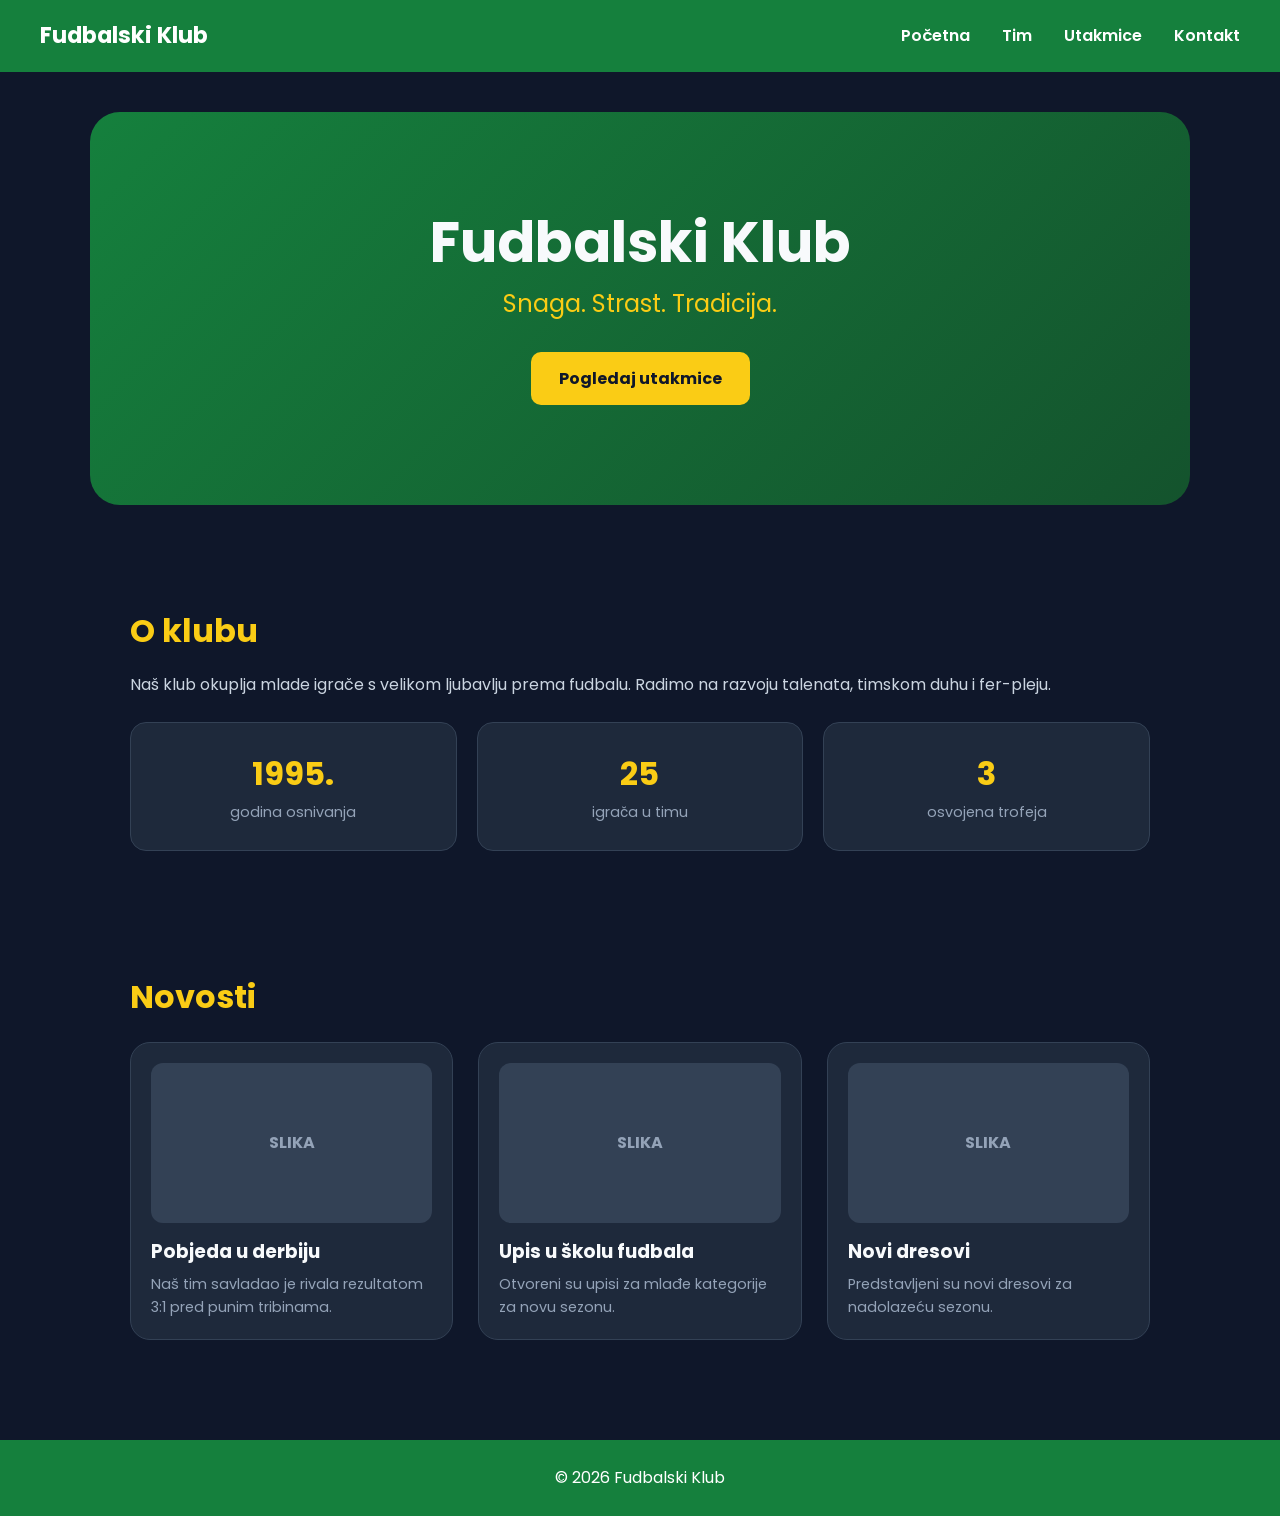
<file: index.html>
<!DOCTYPE html>
<html lang="bs">
<head>
  <meta charset="UTF-8">
  <meta name="viewport" content="width=device-width, initial-scale=1.0">
  <title>Fudbalski Klub</title>
  <link href="https://fonts.googleapis.com/css2?family=Poppins:wght@400;600;700&display=swap" rel="stylesheet">
  <link rel="stylesheet" href="css/index.css">
</head>
<body>
    <header class="navbar">
    <a href="index.html" class="logo">Fudbalski Klub</a>
    <button class="menu-btn" id="menuBtn">☰</button>
    <nav id="nav">
      <a href="index.html">Početna</a>
      <a href="tim.html">Tim</a>
      <a href="utakmice.html">Utakmice</a>
      <a href="kontakt.html">Kontakt</a>
    </nav>
  </header>

  <main>
    <section class="hero">
      <h1>Fudbalski Klub</h1>
      <h2>Snaga. Strast. Tradicija.</h2>
      <a href="utakmice.html" class="btn">Pogledaj utakmice</a>
    </section>

        <section class="section">
      <h2 class="section-title">O klubu</h2>
      <p>Naš klub okuplja mlade igrače s velikom ljubavlju prema fudbalu. Radimo na razvoju talenata, timskom duhu i fer-pleju.</p>
      <div class="facts">
        <div class="fact"><strong>1995.</strong><span>godina osnivanja</span></div>
        <div class="fact"><strong>25</strong><span>igrača u timu</span></div>
        <div class="fact"><strong>3</strong><span>osvojena trofeja</span></div>
      </div>
    </section>

        <section class="section">
      <h2 class="section-title">Novosti</h2>
      <div class="cards">
        <article class="card"><div class="card-img">SLIKA</div><h3>Pobjeda u derbiju</h3><p>Naš tim savladao je rivala rezultatom 3:1 pred punim tribinama.</p></article>
        <article class="card"><div class="card-img">SLIKA</div><h3>Upis u školu fudbala</h3><p>Otvoreni su upisi za mlađe kategorije za novu sezonu.</p></article>
        <article class="card"><div class="card-img">SLIKA</div><h3>Novi dresovi</h3><p>Predstavljeni su novi dresovi za nadolazeću sezonu.</p></article>
      </div>
    </section>
  </main>
    <footer>
    <p>© 2026 Fudbalski Klub</p>
  </footer>
  <script src="js/menu.js"></script>
</body>
</html>
</file>
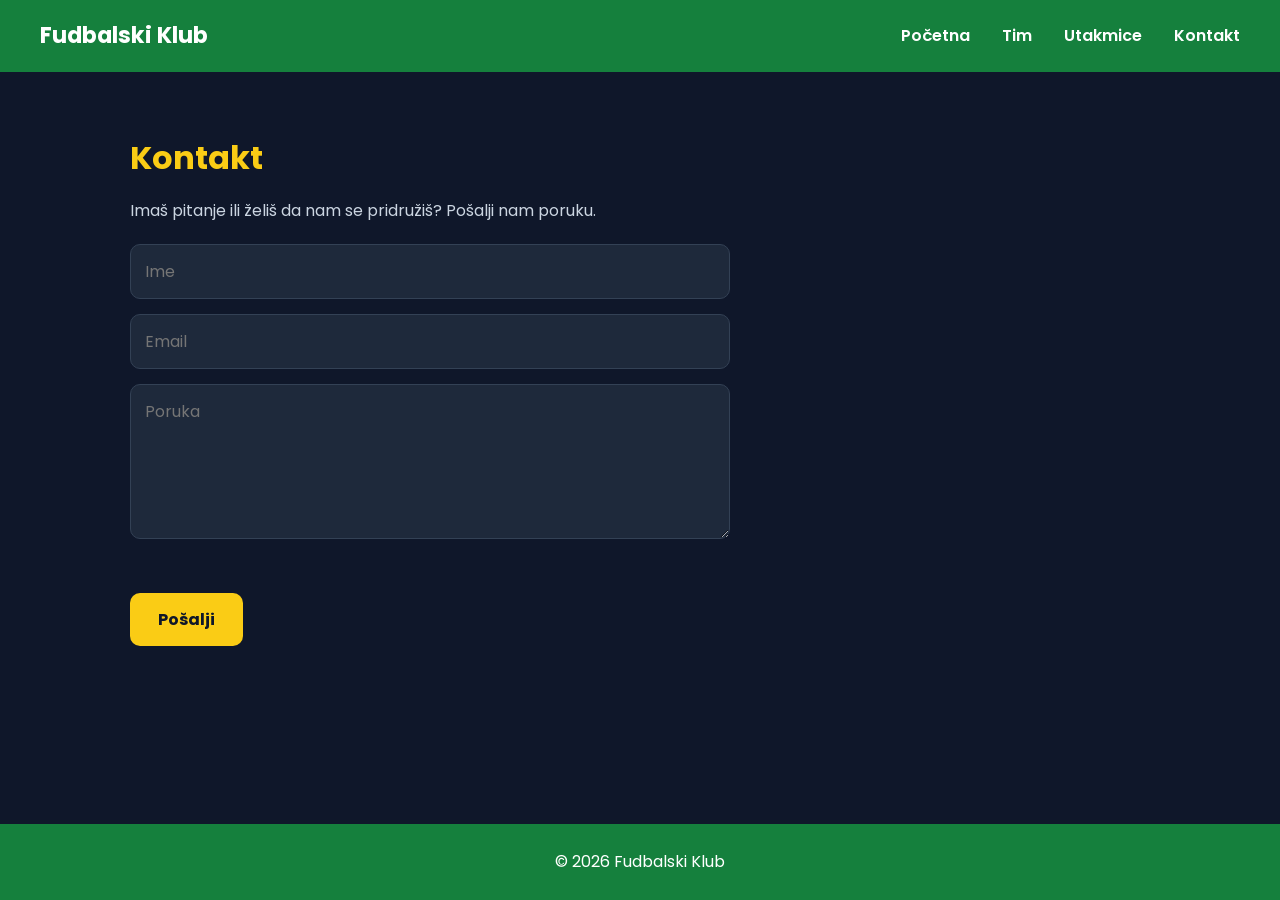
<file: kontakt.html>
<!DOCTYPE html>
<html lang="bs">
<head>
  <meta charset="UTF-8">
  <meta name="viewport" content="width=device-width, initial-scale=1.0">
  <title>Kontakt | Fudbalski Klub</title>
  <link href="https://fonts.googleapis.com/css2?family=Poppins:wght@400;600;700&display=swap" rel="stylesheet">
  <link rel="stylesheet" href="css/pages.css">
</head>
<body>
  <header class="navbar">
    <a href="index.html" class="logo">Fudbalski Klub</a>
    <button class="menu-btn" id="menuBtn">☰</button>
    <nav id="nav">
      <a href="index.html">Početna</a>
      <a href="tim.html">Tim</a>
      <a href="utakmice.html">Utakmice</a>
      <a href="kontakt.html">Kontakt</a>
    </nav>
  </header>

  <main>
    <section class="section">
      <h1 class="section-title">Kontakt</h1>
      <p>Imaš pitanje ili želiš da nam se pridružiš? Pošalji nam poruku.</p>
      <form id="contactForm" class="contact-form">
        <input type="text" id="name" placeholder="Ime">
        <input type="email" id="email" placeholder="Email">
        <textarea id="message" rows="5" placeholder="Poruka"></textarea>
        <p id="formMsg" class="form-msg"></p>
        <button type="submit" class="btn">Pošalji</button>
      </form>
    </section>
  </main>

  <footer>
    <p>© 2026 Fudbalski Klub</p>
  </footer>
  <script src="js/script.js"></script>
</body>
</html>
</file>
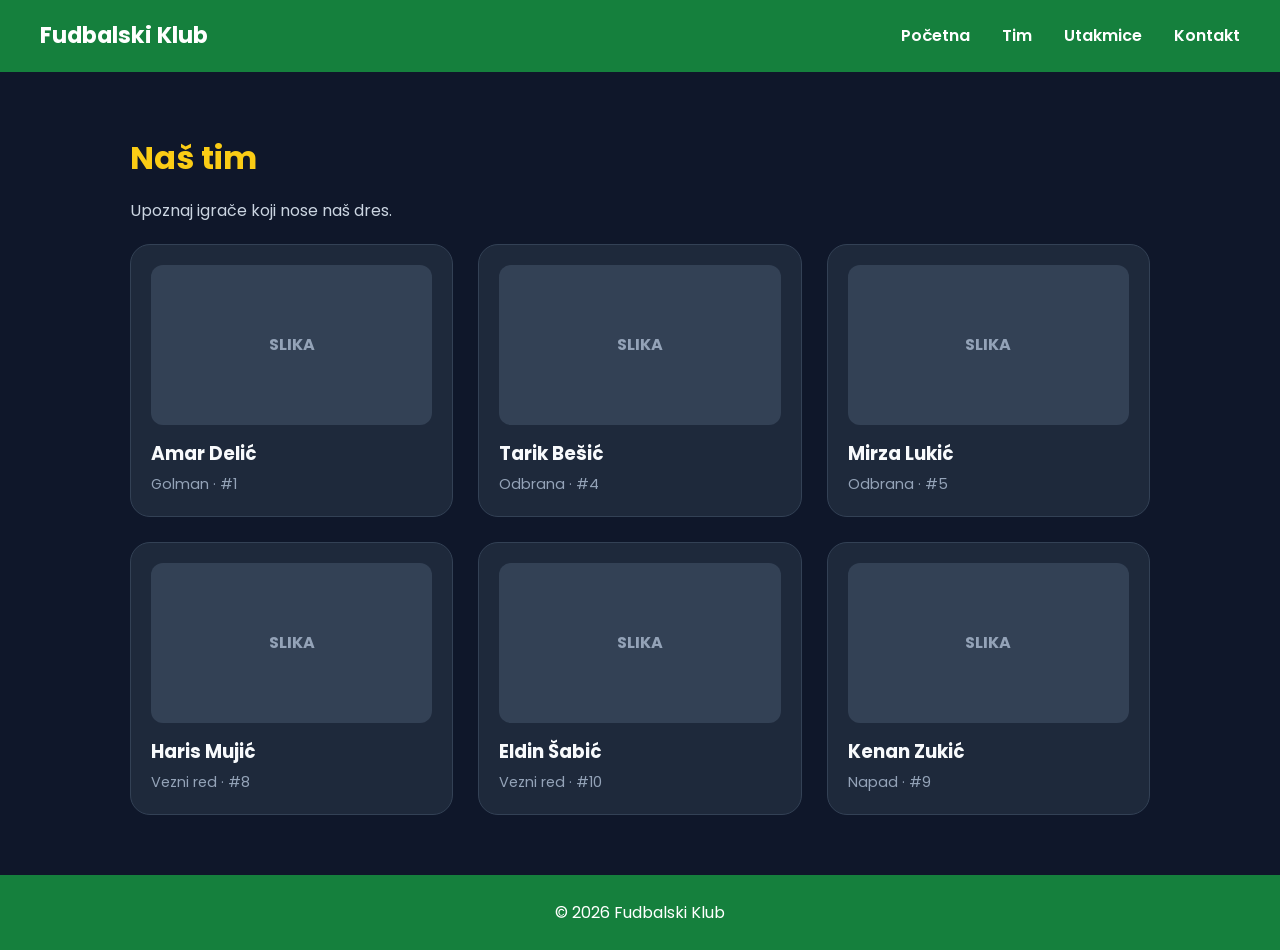
<file: tim.html>
<!DOCTYPE html>
<html lang="bs">
<head>
  <meta charset="UTF-8">
  <meta name="viewport" content="width=device-width, initial-scale=1.0">
  <title>Tim | Fudbalski Klub</title>
  <link href="https://fonts.googleapis.com/css2?family=Poppins:wght@400;600;700&display=swap" rel="stylesheet">
  <link rel="stylesheet" href="css/pages.css">
</head>
<body>
  <header class="navbar">
    <a href="index.html" class="logo">Fudbalski Klub</a>
    <button class="menu-btn" id="menuBtn">☰</button>
    <nav id="nav">
      <a href="index.html">Početna</a>
      <a href="tim.html">Tim</a>
      <a href="utakmice.html">Utakmice</a>
      <a href="kontakt.html">Kontakt</a>
    </nav>
  </header>

  <main>
    <section class="section">
      <h1 class="section-title">Naš tim</h1>
      <p>Upoznaj igrače koji nose naš dres.</p>
            <div class="cards">
        <article class="card"><div class="card-img">SLIKA</div><h3>Amar Delić</h3><p>Golman · #1</p></article>
        <article class="card"><div class="card-img">SLIKA</div><h3>Tarik Bešić</h3><p>Odbrana · #4</p></article>
        <article class="card"><div class="card-img">SLIKA</div><h3>Mirza Lukić</h3><p>Odbrana · #5</p></article>
        <article class="card"><div class="card-img">SLIKA</div><h3>Haris Mujić</h3><p>Vezni red · #8</p></article>
        <article class="card"><div class="card-img">SLIKA</div><h3>Eldin Šabić</h3><p>Vezni red · #10</p></article>
        <article class="card"><div class="card-img">SLIKA</div><h3>Kenan Zukić</h3><p>Napad · #9</p></article>
      </div>
    </section>
  </main>

  <footer>
    <p>© 2026 Fudbalski Klub</p>
  </footer>
  <script src="js/script.js"></script>
</body>
</html>
</file>
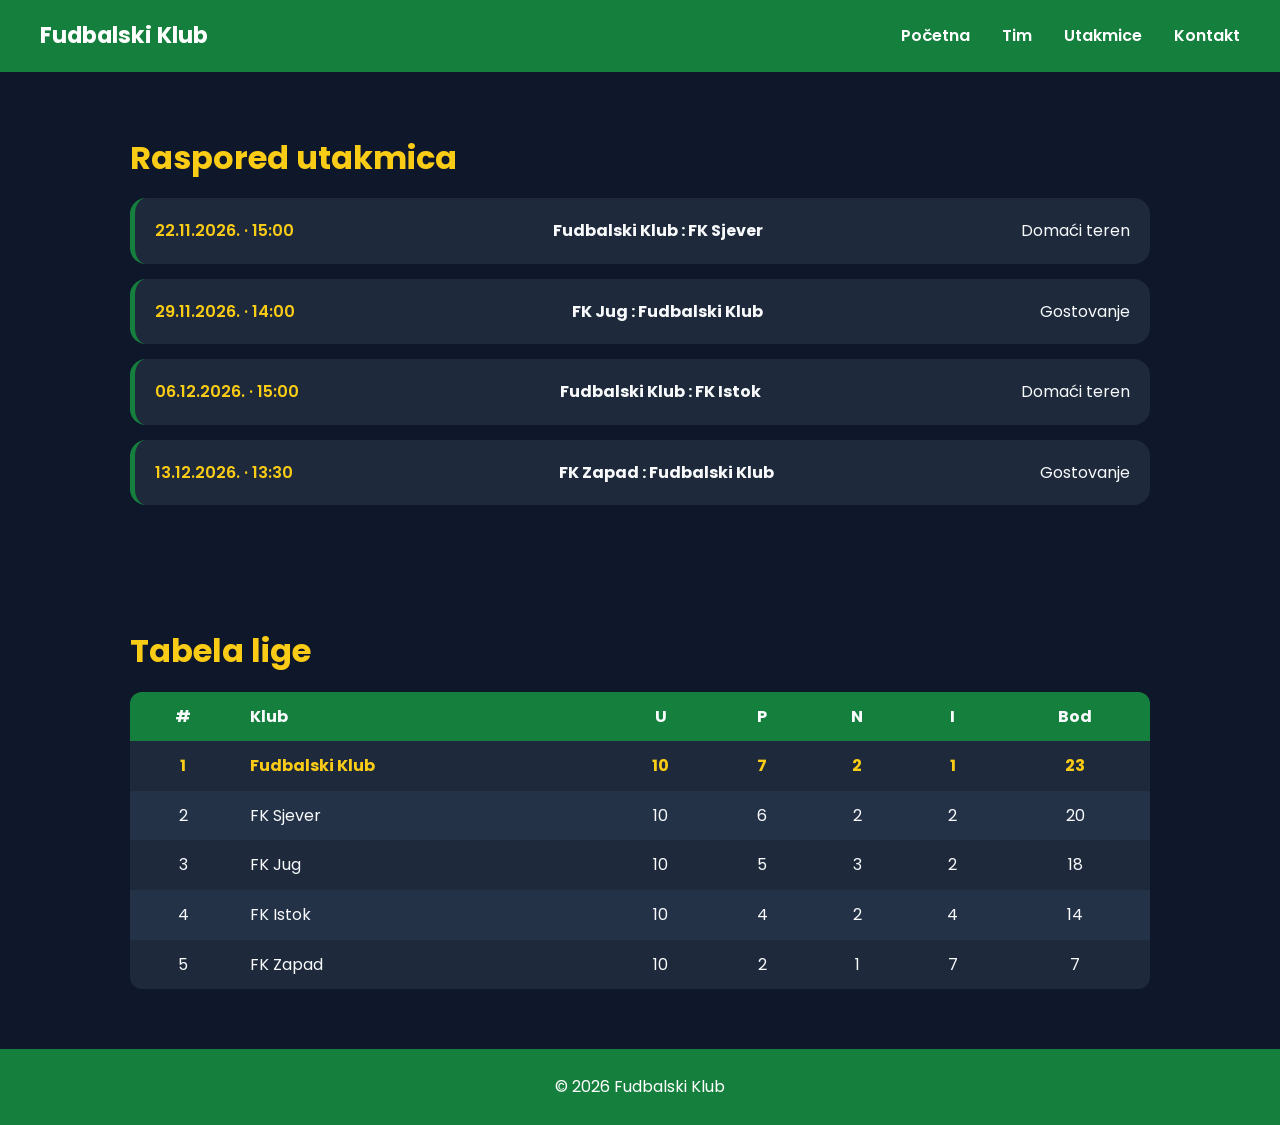
<file: utakmice.html>
<!DOCTYPE html>
<html lang="bs">
<head>
  <meta charset="UTF-8">
  <meta name="viewport" content="width=device-width, initial-scale=1.0">
  <title>Utakmice | Fudbalski Klub</title>
  <link href="https://fonts.googleapis.com/css2?family=Poppins:wght@400;600;700&display=swap" rel="stylesheet">
  <link rel="stylesheet" href="css/pages.css">
</head>
<body>
  <header class="navbar">
    <a href="index.html" class="logo">Fudbalski Klub</a>
    <button class="menu-btn" id="menuBtn">☰</button>
    <nav id="nav">
      <a href="index.html">Početna</a>
      <a href="tim.html">Tim</a>
      <a href="utakmice.html">Utakmice</a>
      <a href="kontakt.html">Kontakt</a>
    </nav>
  </header>

  <main>
    <section class="section">
      <h1 class="section-title">Raspored utakmica</h1>
      <div class="matches">
        <div class="match"><span class="date">22.11.2026. · 15:00</span><strong>Fudbalski Klub : FK Sjever</strong><span>Domaći teren</span></div>
        <div class="match"><span class="date">29.11.2026. · 14:00</span><strong>FK Jug : Fudbalski Klub</strong><span>Gostovanje</span></div>
        <div class="match"><span class="date">06.12.2026. · 15:00</span><strong>Fudbalski Klub : FK Istok</strong><span>Domaći teren</span></div>
        <div class="match"><span class="date">13.12.2026. · 13:30</span><strong>FK Zapad : Fudbalski Klub</strong><span>Gostovanje</span></div>
      </div>
    </section>

        <section class="section">
      <h2 class="section-title">Tabela lige</h2>
      <table class="table">
        <thead>
          <tr><th>#</th><th>Klub</th><th>U</th><th>P</th><th>N</th><th>I</th><th>Bod</th></tr>
        </thead>
        <tbody>
          <tr><td>1</td><td>Fudbalski Klub</td><td>10</td><td>7</td><td>2</td><td>1</td><td>23</td></tr>
          <tr><td>2</td><td>FK Sjever</td><td>10</td><td>6</td><td>2</td><td>2</td><td>20</td></tr>
          <tr><td>3</td><td>FK Jug</td><td>10</td><td>5</td><td>3</td><td>2</td><td>18</td></tr>
          <tr><td>4</td><td>FK Istok</td><td>10</td><td>4</td><td>2</td><td>4</td><td>14</td></tr>
          <tr><td>5</td><td>FK Zapad</td><td>10</td><td>2</td><td>1</td><td>7</td><td>7</td></tr>
        </tbody>
      </table>
    </section>
  </main>

  <footer>
    <p>© 2026 Fudbalski Klub</p>
  </footer>
  <script src="js/script.js"></script>
</body>
</html>
</file>
<file: css/index.css>
* { margin: 0; padding: 0; box-sizing: border-box; }
html { scroll-behavior: smooth; }
body { font-family: 'Poppins', Arial, sans-serif; background: #0f172a; color: #f8fafc; line-height: 1.6; }
a { color: #facc15; text-decoration: none; }

.navbar { display: flex; justify-content: space-between; align-items: center; padding: 18px 40px; background: #15803d; position: sticky; top: 0; z-index: 10; }
.logo { font-size: 1.4rem; font-weight: 700; color: #fff; }
nav a { margin-left: 28px; color: #fff; font-weight: 600; }
nav a:hover { color: #facc15; }
.menu-btn { display: none; background: none; border: none; color: #fff; font-size: 1.8rem; cursor: pointer; }

.hero { max-width: 1100px; margin: 40px auto; padding: 100px 40px; background: linear-gradient(135deg, #15803d, #14532d); border-radius: 30px; text-align: center; }
.hero h1 { font-size: 3.5rem; line-height: 1.1; }
.hero h2 { font-weight: 400; color: #facc15; margin: 12px 0 0; }
.btn { display: inline-block; margin-top: 28px; padding: 14px 28px; background: #facc15; color: #0f172a; border-radius: 10px; font-weight: 700; }
.btn:hover { background: #fde047; }

.section { padding: 60px 40px; max-width: 1100px; margin: 0 auto; }
.section-title { font-size: 2rem; color: #facc15; margin-bottom: 15px; }
.section p { color: #cbd5e1; }

.facts { display: grid; grid-template-columns: repeat(3, 1fr); gap: 20px; margin-top: 25px; }
.fact { background: #1e293b; padding: 25px; border-radius: 16px; border: 1px solid #334155; text-align: center; }
.fact strong { display: block; font-size: 2rem; color: #facc15; }
.fact span { color: #94a3b8; font-size: 0.9rem; }

.cards { display: grid; grid-template-columns: repeat(3, 1fr); gap: 25px; margin-top: 20px; }
.card { background: #1e293b; padding: 20px; border-radius: 20px; border: 1px solid #334155; transition: transform 0.2s, border-color 0.2s; }
.card:hover { transform: translateY(-5px); border-color: #facc15; }
.card-img { width: 100%; height: 160px; background: #334155; border-radius: 12px; display: flex; align-items: center; justify-content: center; color: #94a3b8; font-weight: 700; margin-bottom: 14px; }
.card h3 { margin-bottom: 6px; }
.card p { color: #94a3b8; font-size: 0.9rem; }

footer { text-align: center; padding: 25px; background: #15803d; color: #fff; margin-top: 40px; }

@media (max-width: 768px) {
  .navbar { padding: 15px 20px; flex-wrap: wrap; }
  .menu-btn { display: block; }
  nav { display: none; width: 100%; flex-direction: column; margin-top: 15px; }
  nav.open { display: flex; }
  nav a { margin: 0; padding: 10px 0; }
  .hero { margin: 20px; padding: 60px 25px; border-radius: 24px; }
  .hero h1 { font-size: 2.3rem; }
  .section { padding: 40px 20px; }
  .facts, .cards { grid-template-columns: 1fr; }
}
</file>
<file: css/pages.css>
* { margin: 0; padding: 0; box-sizing: border-box; }
html { scroll-behavior: smooth; }
body { font-family: 'Poppins', Arial, sans-serif; background: #0f172a; color: #f8fafc; line-height: 1.6; min-height: 100vh; display: flex; flex-direction: column; }
main { flex: 1; }
a { color: #facc15; text-decoration: none; }

.navbar { display: flex; justify-content: space-between; align-items: center; padding: 18px 40px; background: #15803d; position: sticky; top: 0; z-index: 10; }
.logo { font-size: 1.4rem; font-weight: 700; color: #fff; }
nav a { margin-left: 28px; color: #fff; font-weight: 600; }
nav a:hover { color: #facc15; }
.menu-btn { display: none; background: none; border: none; color: #fff; font-size: 1.8rem; cursor: pointer; }

.section { padding: 60px 40px; max-width: 1100px; margin: 0 auto; }
.section-title { font-size: 2rem; color: #facc15; margin-bottom: 15px; }
.section p { color: #cbd5e1; margin-bottom: 20px; }

.cards { display: grid; grid-template-columns: repeat(3, 1fr); gap: 25px; margin-top: 20px; }
.card { background: #1e293b; padding: 20px; border-radius: 20px; border: 1px solid #334155; transition: transform 0.2s, border-color 0.2s; }
.card:hover { transform: translateY(-5px); border-color: #facc15; }
.card-img { width: 100%; height: 160px; background: #334155; border-radius: 12px; display: flex; align-items: center; justify-content: center; color: #94a3b8; font-weight: 700; margin-bottom: 14px; }
.card h3 { margin-bottom: 4px; }
.card p { color: #94a3b8; font-size: 0.9rem; margin: 0; }

.matches { display: grid; gap: 15px; }
.match { display: flex; justify-content: space-between; align-items: center; flex-wrap: wrap; gap: 15px; background: #1e293b; padding: 20px; border-radius: 16px; border-left: 5px solid #15803d; }
.match .date { color: #facc15; font-weight: 600; }

.table { width: 100%; border-collapse: collapse; background: #1e293b; border-radius: 12px; overflow: hidden; }
.table th, .table td { padding: 12px 14px; text-align: center; }
.table th:nth-child(2), .table td:nth-child(2) { text-align: left; }
.table th { background: #15803d; }
.table tbody tr:nth-child(even) { background: #243247; }
.table tbody tr:first-child td { color: #facc15; font-weight: 700; }

.contact-form { display: flex; flex-direction: column; gap: 15px; max-width: 600px; }
.contact-form input, .contact-form textarea { padding: 14px; background: #1e293b; border: 1px solid #334155; border-radius: 10px; color: #f8fafc; font-family: inherit; font-size: 1rem; }
.contact-form input:focus, .contact-form textarea:focus { outline: none; border-color: #facc15; }
.contact-form .form-msg { min-height: 24px; margin: 0; }
.btn { align-self: flex-start; padding: 14px 28px; background: #facc15; color: #0f172a; border: none; border-radius: 10px; font-weight: 700; font-size: 1rem; font-family: inherit; cursor: pointer; }
.btn:hover { background: #fde047; }

footer { text-align: center; padding: 25px; background: #15803d; color: #fff; }

@media (max-width: 768px) {
  .navbar { padding: 15px 20px; flex-wrap: wrap; }
  .menu-btn { display: block; }
  nav { display: none; width: 100%; flex-direction: column; margin-top: 15px; }
  nav.open { display: flex; }
  nav a { margin: 0; padding: 10px 0; }
  .section { padding: 40px 20px; }
  .cards { grid-template-columns: 1fr; }
  .table th, .table td { padding: 8px 6px; font-size: 0.85rem; }
}
</file>
